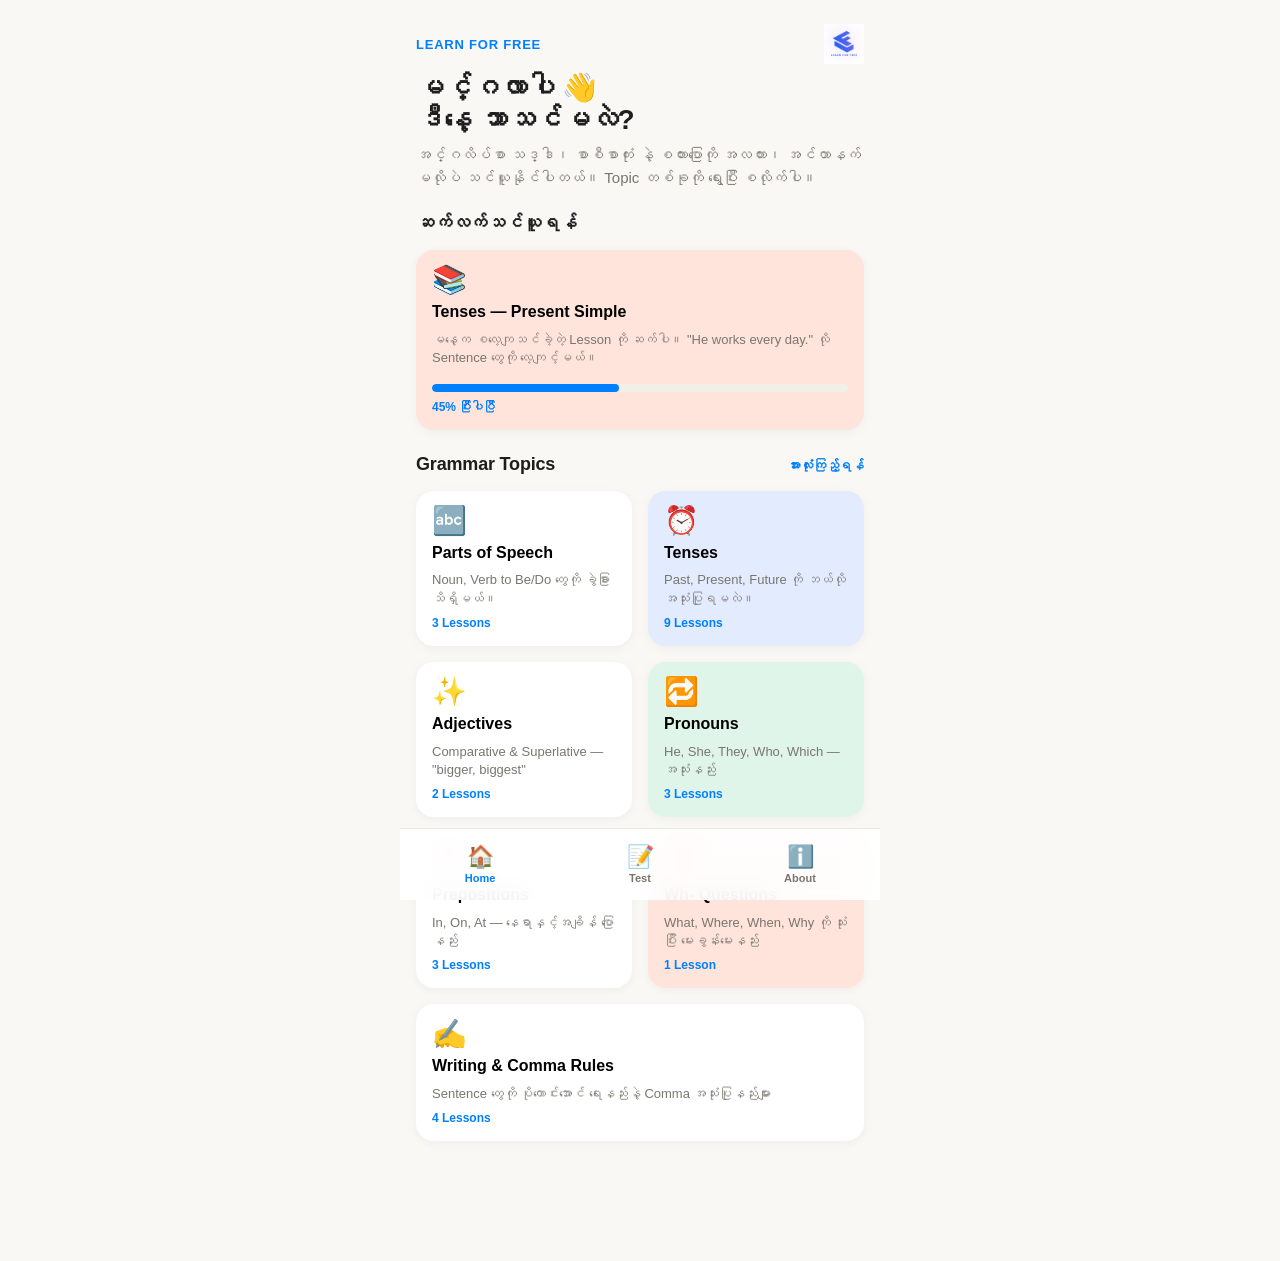
<file: index.html>
<!DOCTYPE html>
<html lang="my">
<head>
  <meta charset="UTF-8" />
  <meta name="viewport" content="width=device-width, initial-scale=1, viewport-fit=cover, maximum-scale=1" />
  <meta name="theme-color" content="#FAF8F4" />
  <meta name="description" content="Learn for Free — အင်္ဂလိပ်စာ သဒ္ဒါ၊ စာစီစာကုံး နှင့် စကားပြောကို အခမဲ့ သင်ယူပါ" />
  <title>Learn for Free</title>

  <link rel="manifest" href="manifest.json" />
  <link rel="icon" href="icons/icon-192.png" />
  <link rel="apple-touch-icon" href="icons/icon-192.png" />
  <link rel="stylesheet" href="css/style.css" />
</head>
<body>
  <div class="app">

    <!-- ============================================
         HOME VIEW
         ============================================ -->
    <main id="view-home" class="view" data-view="home">
      <header class="view-header">
        <!-- <div class="view-header__toprow">
          <div class="view-header__eyebrow">Learn for Free</div>
          <img src="icons/learn-for-free-icon.svg" alt="Learn for Free logo" class="view-header__logo-icon" />
        </div> -->
        <div class="view-header__toprow">
          <div class="view-header__eyebrow">Learn for Free</div>
          <img src="./icons/learn-for-free-logo.png" alt="Learn for Free logo" class="view-header__logo-icon" />
        </div>

        <h1 class="view-header__title">မင်္ဂလာပါ 👋<br />ဒီနေ့ ဘာသင်မလဲ?</h1>
        <p class="view-header__subtitle">
          အင်္ဂလိပ်စာ သဒ္ဒါ၊ စာစီစာကုံး နဲ့ စကားပြောကို အလကား၊ အင်တာနက်မလိုပဲ သင်ယူနိုင်ပါတယ်။ Topic တစ်ခုကို ရွေးပြီး စလိုက်ပါ။
        </p>
      </header>

      <section aria-labelledby="continue-heading">
        <div class="section-title" id="continue-heading">ဆက်လက်သင်ယူရန်</div>
        <div class="bento-grid bento-grid--single mb-lg">
          <button class="bento-card bento-card--accent" data-topic="tenses" data-lesson="present-simple">
            <div class="bento-card__icon">📚</div>
            <div class="bento-card__title">Tenses — Present Simple</div>
            <div class="bento-card__desc">မနေ့က စလေ့ကျသင်ခဲ့တဲ့ Lesson ကို ဆက်ပါ။ "He works every day." လို Sentence တွေကို လေ့ကျင့်မယ်။</div>
            <div class="progress mt-sm">
              <div class="progress__fill" style="width: 45%;"></div>
            </div>
            <div class="bento-card__meta">45% ပြီးပါပြီ</div>
          </button>
        </div>
      </section>

      <section aria-labelledby="topics-heading">
        <div class="section-title section-title--with-action" id="topics-heading">
          <span>Grammar Topics</span>
          <span class="section-title__action">အားလုံးကြည့်ရန်</span>
        </div>

        <div class="bento-grid">
          <button class="bento-card" data-topic="parts-of-speech">
            <div class="bento-card__icon">🔤</div>
            <div class="bento-card__title">Parts of Speech</div>
            <div class="bento-card__desc">Noun, Verb to Be/Do တွေကို ခွဲခြားသိရှိမယ်။</div>
            <div class="bento-card__meta">3 Lessons</div>
          </button>

          <button class="bento-card bento-card--accent2" data-topic="tenses">
            <div class="bento-card__icon">⏰</div>
            <div class="bento-card__title">Tenses</div>
            <div class="bento-card__desc">Past, Present, Future ကို ဘယ်လို အသုံးပြုရမလဲ။</div>
            <div class="bento-card__meta">9 Lessons</div>
          </button>

          <button class="bento-card" data-topic="adjectives">
            <div class="bento-card__icon">✨</div>
            <div class="bento-card__title">Adjectives</div>
            <div class="bento-card__desc">Comparative & Superlative — "bigger, biggest"</div>
            <div class="bento-card__meta">2 Lessons</div>
          </button>

          <button class="bento-card bento-card--success" data-topic="pronouns">
            <div class="bento-card__icon">🔁</div>
            <div class="bento-card__title">Pronouns</div>
            <div class="bento-card__desc">He, She, They, Who, Which — အသုံးနည်း</div>
            <div class="bento-card__meta">3 Lessons</div>
          </button>

          <button class="bento-card" data-topic="prepositions">
            <div class="bento-card__icon">📍</div>
            <div class="bento-card__title">Prepositions</div>
            <div class="bento-card__desc">In, On, At — နေရာနှင့်အချိန် ပြောနည်း</div>
            <div class="bento-card__meta">3 Lessons</div>
          </button>

          <button class="bento-card bento-card--accent" data-topic="wh-questions">
            <div class="bento-card__icon">❓</div>
            <div class="bento-card__title">Wh- Questions</div>
            <div class="bento-card__desc">What, Where, When, Why ကို သုံးပြီး မေးခွန်းမေးနည်း</div>
            <div class="bento-card__meta">1 Lesson</div>
          </button>

          <button class="bento-card bento-card--span2" data-topic="writing">
            <div class="bento-card__icon">✍️</div>
            <div class="bento-card__title">Writing &amp; Comma Rules</div>
            <div class="bento-card__desc">Sentence တွေကို ပိုကောင်းအောင် ရေးနည်းနဲ့ Comma အသုံးပြုနည်းများ</div>
            <div class="bento-card__meta">4 Lessons</div>
          </button>
        </div>
      </section>
    </main>

    <!-- ============================================
         LESSON LIST VIEW (opened from Home bento cards)
         ============================================ -->
    <main id="view-lessons" class="view" data-view="lessons" hidden>
      <button class="back-btn" id="lessonsBackBtn" type="button">‹ Home သို့ပြန်သွားမယ်</button>
      <header class="view-header">
        <div class="view-header__eyebrow" id="lessonsEyebrow">Topic</div>
        <h1 class="view-header__title" id="lessonsTitle">—</h1>
      </header>
      <div class="lesson-list" id="lessonList">
        <div class="empty-state">
          <div class="empty-state__icon">⏳</div>
          <div>Lessons များ Load လုပ်နေပါသည်...</div>
        </div>
      </div>
    </main>

    <!-- ============================================
         LESSON DETAIL VIEW
         ============================================ -->
    <main id="view-lesson" class="view" data-view="lesson" hidden>
      <button class="back-btn" id="lessonBackBtn" type="button">‹ Lessons စာရင်းသို့ပြန်သွားမယ်</button>
      <div id="lessonContent"></div>
    </main>

    <!-- ============================================
         TEST VIEW
         ============================================ -->
    <main id="view-test" class="view" data-view="test" hidden>
      <header class="view-header">
        <div class="view-header__eyebrow">Test Yourself</div>
        <h1 class="view-header__title">အလေ့အကျင့်လေ့ကျင့်မယ်</h1>
        <p class="view-header__subtitle">Topic တစ်ခုရွေးပြီး Quiz စမ်းကြည့်ပါ။ အဖြေမှန်ရင် စိမ်းပြမယ်၊ မှားရင် ပြန်ကြည့်နိုင်အောင် ရင့်ပြမယ်။</p>
      </header>

      <div class="chip-row" id="testCategoryChips">
        <button class="chip" data-category="parts-of-speech">Parts of Speech</button>
        <button class="chip is-active" data-category="tenses">Tenses</button>
        <button class="chip" data-category="adjectives">Adjectives</button>
        <button class="chip" data-category="pronouns">Pronouns</button>
        <button class="chip" data-category="prepositions">Prepositions</button>
        <button class="chip" data-category="wh-questions">Wh- Questions</button>
        <button class="chip" data-category="writing">Writing &amp; Commas</button>
      </div>

      <div class="quiz-card">
        <div class="progress mb-md">
          <div class="progress__fill" id="quizProgressFill" style="width: 20%;"></div>
        </div>
        <div class="bento-card__meta mb-sm" id="quizCounter">Question 1 / 5</div>
        <div class="quiz-card__question" id="quizQuestion">
          "She _____ to school every morning."
        </div>
        <div class="quiz-options" id="quizOptions">
          <button class="quiz-option" data-correct="false">go</button>
          <button class="quiz-option" data-correct="true">goes</button>
          <button class="quiz-option" data-correct="false">going</button>
          <button class="quiz-option" data-correct="false">gone</button>
        </div>
      </div>

      <button class="btn btn--primary" id="quizNextBtn" disabled>အဖြေရွေးပါ</button>
    </main>

    <!-- ============================================
         ABOUT VIEW
         ============================================ -->
    <main id="view-about" class="view" data-view="about" hidden>
      <header class="view-header">
        <img src="./icons/learn-for-free-logo.png" alt="Learn for Free logo" class="about-logo" />
        <div class="view-header__eyebrow text-center">About</div>
        <h1 class="view-header__title text-center">Learn for Free အကြောင်း</h1>
        <p class="view-header__subtitle">
          Internet မရှိတဲ့နေရာတွေမှာနေထိုင်တဲ့ ကျောင်းသားလူငယ်တွေအတွက် အလကား၊ Offline အင်္ဂလိပ်စာ သင်ခန်းစာ Application တစ်ခုပါ။
        </p>
      </header>

      <div class="bento-grid bento-grid--single mb-lg">
        <div class="bento-card bento-card--accent">
          <div class="bento-card__icon">💙</div>
          <div class="bento-card__title">Offline-First</div>
          <div class="bento-card__desc">Internet ချိတ်ဖို့ မလိုပါ — တစ်ခါသင်ယူပြီးရင် Data မလိုအပ်ပဲ ထပ်ပြန်အသုံးပြုနိုင်ပါတယ်။</div>
        </div>
      </div>

      <div class="section-title">App အချက်အလက်များ</div>
      <div class="info-list">
        <div class="info-row">
          <span class="info-row__label">📦 Version</span>
          <span class="info-row__value">1.0.0</span>
        </div>
        <div class="info-row">
          <span class="info-row__label">🌐 Language</span>
          <span class="info-row__value">Burmese / English</span>
        </div>
        <div class="info-row">
          <span class="info-row__label">📶 Connectivity</span>
          <span class="info-row__value">Offline-ready</span>
        </div>
        <div class="info-row">
          <span class="info-row__label">🎯 Audience</span>
          <span class="info-row__value">Teens &amp; Young Adults</span>
        </div>
      </div>

      <div class="section-title">အကူအညီ</div>
      <div class="info-list mb-lg">
        <button class="info-row" id="resetProgressBtn" type="button">
          <span class="info-row__label">🔄 Progress ကို ပြန်စမယ်</span>
          <span class="info-row__value">›</span>
        </button>
        <a class="info-row" href="#">
          <span class="info-row__label">💬 Feedback ပေးမယ်</span>
          <span class="info-row__value">›</span>
        </a>
      </div>

      <p class="text-center" style="font-size: 12px; color: var(--color-text-muted);">
        Made with 💛 for students learning anywhere.
      </p>
    </main>

    <!-- ============================================
         BOTTOM NAVBAR
         ============================================ -->
    <nav class="navbar" aria-label="Main navigation">
      <button class="nav-item is-active" data-target="home">
        <span class="nav-item__icon">🏠</span>
        <span>Home</span>
      </button>
      <button class="nav-item" data-target="test">
        <span class="nav-item__icon">📝</span>
        <span>Test</span>
      </button>
      <button class="nav-item" data-target="about">
        <span class="nav-item__icon">ℹ️</span>
        <span>About</span>
      </button>
    </nav>
  </div>

  <script src="js/app.js"></script>
</body>
</html>
</file>
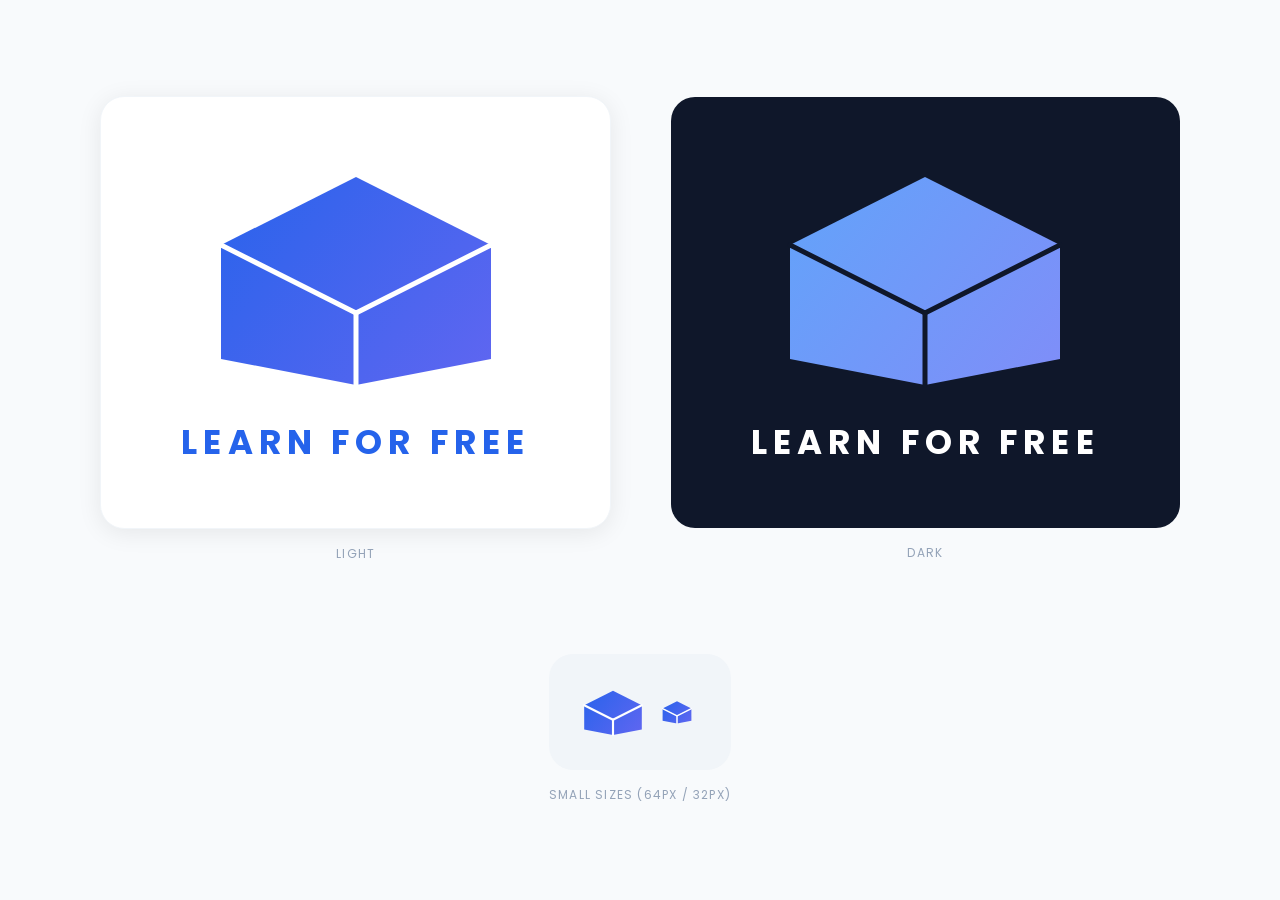
<file: learn-for-free-logo.html>
<!DOCTYPE html>
<html lang="en">
<head>
  <meta charset="UTF-8">
  <meta name="viewport" content="width=device-width, initial-scale=1.0">
  <title>Learn For Free — Logo</title>
  <link href="https://fonts.googleapis.com/css2?family=Poppins:wght@700&display=swap" rel="stylesheet">
  <style>
    * { margin: 0; padding: 0; box-sizing: border-box; }
    body {
      background: white;
      display: flex;
      justify-content: center;
      align-items: center;
      min-height: 100vh;
      font-family: 'Poppins', sans-serif;
    }

    /* ── Light background version ── */
    .logo-light {
      display: flex;
      flex-direction: column;
      align-items: center;
      gap: 20px;
      padding: 60px 80px;
      background: white;
      border-radius: 24px;
    }

    /* ── Dark background version ── */
    .logo-dark {
      display: flex;
      flex-direction: column;
      align-items: center;
      gap: 20px;
      padding: 60px 80px;
      background: #0F172A;
      border-radius: 24px;
    }

    .wordmark {
      font-weight: 700;
      font-size: 34px;
      letter-spacing: 0.18em;
      color: #2563EB;
    }
    .wordmark-dark {
      font-weight: 700;
      font-size: 34px;
      letter-spacing: 0.18em;
      color: white;
    }

    .wrapper {
      display: flex;
      gap: 60px;
      align-items: center;
      justify-content: center;
      padding: 80px;
      background: #F8FAFC;
      min-height: 100vh;
      flex-wrap: wrap;
    }

    .label {
      text-align: center;
      margin-top: 16px;
      font-family: 'Poppins', sans-serif;
      font-size: 12px;
      color: #94A3B8;
      letter-spacing: 0.1em;
      text-transform: uppercase;
    }
  </style>
</head>
<body>
  <div class="wrapper">

    <!-- Light version -->
    <div>
      <div class="logo-light" style="box-shadow: 0 4px 24px rgba(0,0,0,0.08); border: 1px solid #F1F5F9;">
        <svg width="300" height="240" viewBox="0 0 300 240" xmlns="http://www.w3.org/2000/svg">
          <defs>
            <linearGradient id="g-light" x1="0" y1="0" x2="300" y2="240" gradientUnits="userSpaceOnUse">
              <stop offset="0%" stop-color="#2563EB"/>
              <stop offset="100%" stop-color="#6366F1"/>
            </linearGradient>
          </defs>

          <!-- TOP FACE: flat diamond (graduation cap board) -->
          <polygon points="150,20 285,88 150,156 15,88" fill="url(#g-light)"/>

          <!-- BOX LEFT FACE -->
          <polygon points="15,88 15,202 150,228 150,156" fill="url(#g-light)"/>

          <!-- BOX RIGHT FACE -->
          <polygon points="285,88 150,156 150,228 285,202" fill="url(#g-light)"/>

          <!-- White separator: fold line -->
          <polyline points="15,88 150,156 285,88" stroke="white" stroke-width="5" fill="none"
            stroke-linejoin="round" stroke-linecap="round"/>

          <!-- White separator: center vertical -->
          <line x1="150" y1="156" x2="150" y2="228" stroke="white" stroke-width="5" stroke-linecap="round"/>
        </svg>
        <div class="wordmark">LEARN FOR FREE</div>
      </div>
      <div class="label">Light</div>
    </div>

    <!-- Dark version -->
    <div>
      <div class="logo-dark">
        <svg width="300" height="240" viewBox="0 0 300 240" xmlns="http://www.w3.org/2000/svg">
          <defs>
            <linearGradient id="g-dark" x1="0" y1="0" x2="300" y2="240" gradientUnits="userSpaceOnUse">
              <stop offset="0%" stop-color="#60A5FA"/>
              <stop offset="100%" stop-color="#818CF8"/>
            </linearGradient>
          </defs>

          <!-- TOP FACE -->
          <polygon points="150,20 285,88 150,156 15,88" fill="url(#g-dark)"/>

          <!-- BOX LEFT FACE -->
          <polygon points="15,88 15,202 150,228 150,156" fill="url(#g-dark)"/>

          <!-- BOX RIGHT FACE -->
          <polygon points="285,88 150,156 150,228 285,202" fill="url(#g-dark)"/>

          <!-- White separator: fold line -->
          <polyline points="15,88 150,156 285,88" stroke="#0F172A" stroke-width="5" fill="none"
            stroke-linejoin="round" stroke-linecap="round"/>

          <!-- White separator: center vertical -->
          <line x1="150" y1="156" x2="150" y2="228" stroke="#0F172A" stroke-width="5" stroke-linecap="round"/>
        </svg>
        <div class="wordmark-dark">LEARN FOR FREE</div>
      </div>
      <div class="label">Dark</div>
    </div>

    <!-- Icon-only small (app icon test) -->
    <div>
      <div style="background:#F1F5F9; padding:32px; border-radius:24px; display:flex; gap:16px; align-items:center;">
        <!-- 64px -->
        <svg width="64" height="52" viewBox="0 0 300 240" xmlns="http://www.w3.org/2000/svg">
          <defs>
            <linearGradient id="g-sm1" x1="0" y1="0" x2="300" y2="240" gradientUnits="userSpaceOnUse">
              <stop offset="0%" stop-color="#2563EB"/>
              <stop offset="100%" stop-color="#6366F1"/>
            </linearGradient>
          </defs>
          <polygon points="150,20 285,88 150,156 15,88" fill="url(#g-sm1)"/>
          <polygon points="15,88 15,202 150,228 150,156" fill="url(#g-sm1)"/>
          <polygon points="285,88 150,156 150,228 285,202" fill="url(#g-sm1)"/>
          <polyline points="15,88 150,156 285,88" stroke="white" stroke-width="10" fill="none" stroke-linejoin="round" stroke-linecap="round"/>
          <line x1="150" y1="156" x2="150" y2="228" stroke="white" stroke-width="10" stroke-linecap="round"/>
        </svg>
        <!-- 32px -->
        <svg width="32" height="26" viewBox="0 0 300 240" xmlns="http://www.w3.org/2000/svg">
          <defs>
            <linearGradient id="g-sm2" x1="0" y1="0" x2="300" y2="240" gradientUnits="userSpaceOnUse">
              <stop offset="0%" stop-color="#2563EB"/>
              <stop offset="100%" stop-color="#6366F1"/>
            </linearGradient>
          </defs>
          <polygon points="150,20 285,88 150,156 15,88" fill="url(#g-sm2)"/>
          <polygon points="15,88 15,202 150,228 150,156" fill="url(#g-sm2)"/>
          <polygon points="285,88 150,156 150,228 285,202" fill="url(#g-sm2)"/>
          <polyline points="15,88 150,156 285,88" stroke="white" stroke-width="14" fill="none" stroke-linejoin="round" stroke-linecap="round"/>
          <line x1="150" y1="156" x2="150" y2="228" stroke="white" stroke-width="14" stroke-linecap="round"/>
        </svg>
      </div>
      <div class="label">Small sizes (64px / 32px)</div>
    </div>

  </div>
</body>
</html>
</file>
<file: css/style.css>
/* =========================================================
   Learn for Free — Design Tokens & Global Styles
   Gen-Z minimalist, off-white + bento grid aesthetic
   ========================================================= */

:root {
  /* Colors */
  --color-bg: #FAF8F4;
  --color-surface: #FFFFFF;
  --color-surface-alt: #F2EFE9;
  --color-text: #1E1E1E;
  --color-text-muted: #7A766E;
  --color-border: #ECE8E0;

  --color-accent: #007FFF;       /* coral */
  --color-accent-soft: #FFE4DB;  /* light coral tint for cards */
  --color-accent-2: #4D7CFF;     /* secondary blue */
  --color-accent-2-soft: #E3EBFF;
  --color-success: #3FB27F;
  --color-success-soft: #DFF5EA;
  --color-warning: #FFB74D;

  /* Radii */
  --radius-sm: 12px;
  --radius-md: 18px;
  --radius-lg: 24px;
  --radius-pill: 999px;

  /* Spacing */
  --space-xs: 4px;
  --space-sm: 8px;
  --space-md: 16px;
  --space-lg: 24px;
  --space-xl: 32px;

  /* Shadows */
  --shadow-card: 0 2px 10px rgba(30, 30, 30, 0.05);
  --shadow-tap: 0 1px 4px rgba(30, 30, 30, 0.06);

  /* Typography */
  --font-base: -apple-system, BlinkMacSystemFont, "Segoe UI", Roboto, "Helvetica Neue", Arial, sans-serif;

  /* Layout */
  --navbar-height: 72px;
  --max-width: 480px;
}

/* =========================================================
   Reset
   ========================================================= */

* {
  margin: 0;
  padding: 0;
  box-sizing: border-box;
  -webkit-tap-highlight-color: transparent;
}

html, body {
  height: 100%;
}

body {
  font-family: var(--font-base);
  background: var(--color-bg);
  color: var(--color-text);
  -webkit-font-smoothing: antialiased;
  overscroll-behavior-y: none;
}

img, svg {
  display: block;
  max-width: 100%;
}

button {
  font-family: inherit;
  border: none;
  background: none;
  cursor: pointer;
}

a {
  color: inherit;
  text-decoration: none;
}

/* =========================================================
   App Shell Layout
   ========================================================= */

.app {
  max-width: var(--max-width);
  margin: 0 auto;
  min-height: 100vh;
  display: flex;
  flex-direction: column;
  background: var(--color-bg);
  position: relative;
}

.view {
  flex: 1;
  padding: var(--space-lg) var(--space-md) calc(var(--navbar-height) + var(--space-lg));
  animation: fade-in 0.18s ease-out;
}

.view[hidden] {
  display: none;
}

@keyframes fade-in {
  from { opacity: 0; transform: translateY(6px); }
  to { opacity: 1; transform: translateY(0); }
}

/* =========================================================
   Top Header
   ========================================================= */

.view-header {
  margin-bottom: var(--space-lg);
}

.view-header__eyebrow {
  font-size: 13px;
  font-weight: 600;
  color: var(--color-accent);
  text-transform: uppercase;
  letter-spacing: 0.06em;
  margin-bottom: var(--space-xs);
}

.view-header__toprow {
  display: flex;
  align-items: center;
  justify-content: space-between;
  margin-bottom: 8px;
}

.view-header__logo-icon {
  width: 40px;
  height: auto;
}

.view-header__toprow .view-header__eyebrow {
  margin-bottom: 0;
}

/* Legacy — kept for About page */
.view-header__brand {
  display: flex;
  align-items: center;
  gap: var(--space-xs);
  margin-bottom: var(--space-xs);
}

.view-header__logo {
  width: 28px;
  height: 28px;
  border-radius: 50%;
  object-fit: cover;
  flex-shrink: 0;
}

.view-header__brand .view-header__eyebrow {
  margin-bottom: 0;
}

.about-logo {
  display: block;
  width: 96px;
  height: 96px;
  border-radius: 50%;
  object-fit: cover;
  margin: 0 auto var(--space-md);
}

.view-header__title {
  font-size: 28px;
  font-weight: 800;
  letter-spacing: -0.01em;
  line-height: 1.15;
}

.view-header__subtitle {
  margin-top: var(--space-sm);
  font-size: 15px;
  color: var(--color-text-muted);
  line-height: 1.5;
}

/* =========================================================
   Bento Grid
   ========================================================= */

.bento-grid {
  display: grid;
  grid-template-columns: repeat(2, 1fr);
  gap: var(--space-md);
  margin-bottom: var(--space-lg);
}

.bento-grid--single {
  grid-template-columns: 1fr;
}

.bento-card {
  background: var(--color-surface);
  border-radius: var(--radius-md);
  padding: var(--space-md);
  box-shadow: var(--shadow-card);
  display: flex;
  flex-direction: column;
  gap: var(--space-sm);
  transition: transform 0.12s ease, box-shadow 0.12s ease;
}

.bento-card--span2 {
  grid-column: span 2;
}

.bento-card--accent {
  background: var(--color-accent-soft);
}

.bento-card--accent2 {
  background: var(--color-accent-2-soft);
}

.bento-card--success {
  background: var(--color-success-soft);
}

.bento-card:active {
  transform: scale(0.98);
  box-shadow: var(--shadow-tap);
}

/* Bento cards are <button> elements when tappable — reset button defaults */
button.bento-card {
  width: 100%;
  text-align: left;
  font-family: inherit;
  cursor: pointer;
}

.bento-card__icon {
  font-size: 28px;
  line-height: 1;
}

.bento-card__title {
  font-size: 16px;
  font-weight: 700;
  line-height: 1.3;
}

.bento-card__desc {
  font-size: 13px;
  color: var(--color-text-muted);
  line-height: 1.4;
}

.bento-card__meta {
  margin-top: auto;
  font-size: 12px;
  font-weight: 600;
  color: var(--color-accent);
}

/* =========================================================
   Section headings
   ========================================================= */

.section-title {
  font-size: 18px;
  font-weight: 800;
  margin-bottom: var(--space-md);
  letter-spacing: -0.01em;
}

.section-title--with-action {
  display: flex;
  align-items: baseline;
  justify-content: space-between;
}

.section-title__action {
  font-size: 13px;
  font-weight: 600;
  color: var(--color-accent);
}

/* =========================================================
   Buttons
   ========================================================= */

.btn {
  display: inline-flex;
  align-items: center;
  justify-content: center;
  gap: var(--space-sm);
  font-size: 15px;
  font-weight: 700;
  padding: 14px 24px;
  border-radius: var(--radius-pill);
  transition: transform 0.08s ease, opacity 0.12s ease;
  width: 100%;
}

.btn:active {
  transform: scale(0.97);
}

.btn--primary {
  background: var(--color-accent);
  color: #FFFFFF;
}

.btn--secondary {
  background: var(--color-surface);
  color: var(--color-text);
  border: 1px solid var(--color-border);
}

.btn--ghost {
  background: var(--color-surface-alt);
  color: var(--color-text);
}

.btn--full {
  width: 100%;
}

.btn--sm {
  padding: 10px 18px;
  font-size: 13px;
  width: auto;
}

.btn[disabled] {
  opacity: 0.4;
  pointer-events: none;
}

/* =========================================================
   Progress bar
   ========================================================= */

.progress {
  width: 100%;
  height: 8px;
  background: var(--color-surface-alt);
  border-radius: var(--radius-pill);
  overflow: hidden;
}

.progress__fill {
  height: 100%;
  background: var(--color-accent);
  border-radius: var(--radius-pill);
  transition: width 0.25s ease;
}

/* =========================================================
   Chips / Tags
   ========================================================= */

.chip-row {
  display: flex;
  gap: var(--space-sm);
  overflow-x: auto;
  padding-bottom: var(--space-xs);
  margin-bottom: var(--space-lg);
  scrollbar-width: none;
}

.chip-row::-webkit-scrollbar {
  display: none;
}

.chip {
  flex: 0 0 auto;
  padding: 8px 16px;
  border-radius: var(--radius-pill);
  background: var(--color-surface);
  border: 1px solid var(--color-border);
  font-size: 13px;
  font-weight: 600;
  color: var(--color-text-muted);
  white-space: nowrap;
  transition: background 0.12s ease, color 0.12s ease;
}

.chip.is-active {
  background: var(--color-text);
  color: var(--color-bg);
  border-color: var(--color-text);
}

/* =========================================================
   Test / Quiz components
   ========================================================= */

.quiz-card {
  background: var(--color-surface);
  border-radius: var(--radius-lg);
  padding: var(--space-lg);
  box-shadow: var(--shadow-card);
  margin-bottom: var(--space-lg);
}

.quiz-card__question {
  font-size: 18px;
  font-weight: 700;
  line-height: 1.4;
  margin-bottom: var(--space-lg);
}

.quiz-options {
  display: flex;
  flex-direction: column;
  gap: var(--space-sm);
}

.quiz-option {
  text-align: left;
  padding: 14px 16px;
  border-radius: var(--radius-md);
  background: var(--color-surface-alt);
  font-size: 15px;
  font-weight: 600;
  border: 2px solid transparent;
  transition: background 0.12s ease, border-color 0.12s ease, transform 0.08s ease;
}

.quiz-option:active {
  transform: scale(0.99);
}

.quiz-option.is-selected {
  border-color: var(--color-accent-2);
  background: var(--color-accent-2-soft);
}

.quiz-option.is-correct {
  border-color: var(--color-success);
  background: var(--color-success-soft);
}

.quiz-option.is-incorrect {
  border-color: var(--color-accent);
  background: var(--color-accent-soft);
}

/* =========================================================
   Back button (Lesson list / Lesson detail views)
   ========================================================= */

.back-btn {
  display: inline-flex;
  align-items: center;
  gap: 4px;
  font-size: 13px;
  font-weight: 700;
  color: var(--color-accent);
  padding: 8px 0;
  margin-bottom: var(--space-sm);
}

.back-btn:active {
  opacity: 0.6;
}

/* =========================================================
   Lesson list
   ========================================================= */

.lesson-list {
  display: flex;
  flex-direction: column;
  gap: var(--space-sm);
}

.lesson-card {
  display: flex;
  align-items: center;
  gap: var(--space-md);
  width: 100%;
  text-align: left;
  background: var(--color-surface);
  border-radius: var(--radius-md);
  padding: var(--space-md);
  box-shadow: var(--shadow-card);
  font-family: inherit;
  cursor: pointer;
  transition: transform 0.08s ease, box-shadow 0.12s ease;
}

.lesson-card:active {
  transform: scale(0.98);
  box-shadow: var(--shadow-tap);
}

.lesson-card__index {
  flex: 0 0 auto;
  width: 32px;
  height: 32px;
  border-radius: var(--radius-pill);
  background: var(--color-accent-soft);
  color: var(--color-accent);
  font-weight: 800;
  font-size: 13px;
  display: flex;
  align-items: center;
  justify-content: center;
}

.lesson-card__body {
  flex: 1;
  min-width: 0;
}

.lesson-card__title {
  font-size: 15px;
  font-weight: 700;
  line-height: 1.3;
}

.lesson-card__tag {
  margin-top: 2px;
  font-size: 12px;
  color: var(--color-text-muted);
}

.lesson-card__arrow {
  flex: 0 0 auto;
  color: var(--color-text-muted);
  font-size: 18px;
}

/* =========================================================
   Lesson detail content
   ========================================================= */

.lesson-detail__eyebrow {
  font-size: 13px;
  font-weight: 600;
  color: var(--color-accent);
  text-transform: uppercase;
  letter-spacing: 0.06em;
  margin-bottom: var(--space-xs);
}

.lesson-detail__title {
  font-size: 24px;
  font-weight: 800;
  line-height: 1.2;
  margin-bottom: var(--space-md);
}

.lesson-block {
  background: var(--color-surface);
  border-radius: var(--radius-md);
  padding: var(--space-md);
  box-shadow: var(--shadow-card);
  margin-bottom: var(--space-md);
}

.lesson-block__title {
  font-size: 14px;
  font-weight: 800;
  margin-bottom: var(--space-sm);
  color: var(--color-text);
}

.lesson-block p {
  font-size: 15px;
  line-height: 1.7;
  color: var(--color-text);
}

.lesson-block p + p {
  margin-top: var(--space-sm);
}

.lesson-structure {
  display: flex;
  flex-direction: column;
  gap: var(--space-xs);
}

.lesson-structure__row {
  display: flex;
  gap: var(--space-sm);
  padding: 10px 12px;
  background: var(--color-surface-alt);
  border-radius: var(--radius-sm);
  font-size: 13px;
}

.lesson-structure__label {
  flex: 0 0 auto;
  font-weight: 800;
  color: var(--color-accent-2);
  min-width: 64px;
}

.lesson-structure__value {
  font-weight: 600;
  word-break: break-word;
}

.lesson-examples {
  display: flex;
  flex-direction: column;
  gap: var(--space-sm);
}

.lesson-example {
  padding: 12px 14px;
  background: var(--color-success-soft);
  border-radius: var(--radius-sm);
  border-left: 3px solid var(--color-success);
}

.lesson-example__en {
  font-size: 15px;
  font-weight: 700;
}

.lesson-example__mm {
  margin-top: 2px;
  font-size: 13px;
  color: var(--color-text-muted);
}

.lesson-tips {
  padding-left: 0;
  list-style: none;
  display: flex;
  flex-direction: column;
  gap: var(--space-sm);
}

.lesson-tips li {
  font-size: 14px;
  line-height: 1.6;
  padding-left: 26px;
  position: relative;
}

.lesson-tips li::before {
  content: "💡";
  position: absolute;
  left: 0;
  top: 0;
}

/* =========================================================
   Profile / About list rows
   ========================================================= */

.info-list {
  background: var(--color-surface);
  border-radius: var(--radius-md);
  overflow: hidden;
  box-shadow: var(--shadow-card);
  margin-bottom: var(--space-lg);
}

.info-row {
  display: flex;
  align-items: center;
  justify-content: space-between;
  gap: var(--space-md);
  padding: 14px var(--space-md);
  border-bottom: 1px solid var(--color-border);
  font-size: 15px;
  font-weight: 600;
}

.info-row:last-child {
  border-bottom: none;
}

.info-row__label {
  display: flex;
  align-items: center;
  gap: var(--space-sm);
}

.info-row__value {
  color: var(--color-text-muted);
  font-weight: 500;
  font-size: 14px;
}

/* =========================================================
   Bottom Navbar
   ========================================================= */

.navbar {
  position: fixed;
  bottom: 0;
  left: 0;
  right: 0;
  max-width: var(--max-width);
  margin: 0 auto;
  height: var(--navbar-height);
  background: rgba(255, 255, 255, 0.92);
  backdrop-filter: blur(12px);
  border-top: 1px solid var(--color-border);
  display: flex;
  align-items: center;
  justify-content: space-around;
  padding-bottom: env(safe-area-inset-bottom);
  z-index: 100;
}

.nav-item {
  display: flex;
  flex-direction: column;
  align-items: center;
  justify-content: center;
  gap: 4px;
  flex: 1;
  height: 100%;
  font-size: 11px;
  font-weight: 700;
  color: var(--color-text-muted);
  transition: color 0.12s ease, transform 0.08s ease;
}

.nav-item:active {
  transform: scale(0.94);
}

.nav-item__icon {
  font-size: 22px;
  line-height: 1;
}

.nav-item.is-active {
  color: var(--color-accent);
}

/* =========================================================
   Utility
   ========================================================= */

.text-center { text-align: center; }
.mt-sm { margin-top: var(--space-sm); }
.mt-md { margin-top: var(--space-md); }
.mt-lg { margin-top: var(--space-lg); }
.mb-sm { margin-bottom: var(--space-sm); }
.mb-md { margin-bottom: var(--space-md); }
.mb-lg { margin-bottom: var(--space-lg); }

.empty-state {
  text-align: center;
  padding: var(--space-xl) var(--space-md);
  color: var(--color-text-muted);
}

.empty-state__icon {
  font-size: 40px;
  margin-bottom: var(--space-sm);
}
</file>
